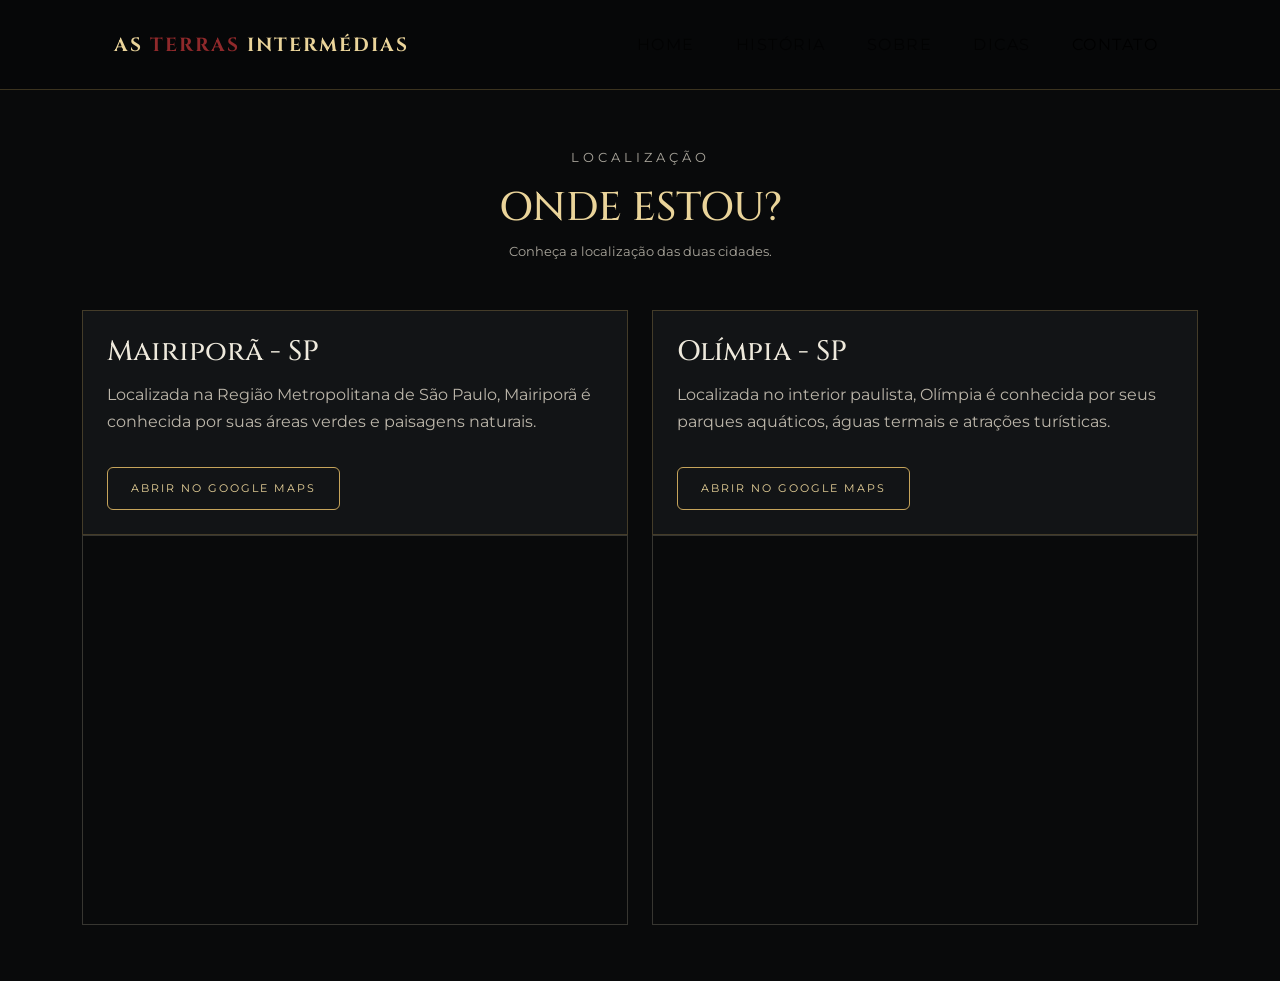
<file: contato.html>
<!DOCTYPE html>
<html lang="pt-br">
<head>
<meta charset="UTF-8">
<meta name="viewport" content="width=device-width, initial-scale=1.0">
<meta name="author" content="Luca Istvan">
<title>Contato | As Terras Intermédias</title>
<link href="https://cdn.jsdelivr.net/npm/bootstrap@5.3.3/dist/css/bootstrap.min.css" rel="stylesheet">
<link rel="stylesheet" href="css/style.css">
</head>
<body>

<header>
<nav class="navbar navbar-expand-lg">
<div class="container nav-wrap">
<a class="navbar-brand brand" href="index.html">AS <span>TERRAS</span> Intermédias</a>
<button class="navbar-toggler menu-btn" type="button" data-bs-toggle="collapse" data-bs-target="#menuPrincipal">
<span class="navbar-toggler-icon"></span>
</button>
<div class="collapse navbar-collapse" id="menuPrincipal">
<nav class="navbar-nav ms-auto">
<a class="nav-link" href="index.html">Home</a>
<a class="nav-link" href="historia.html">História</a>
<a class="nav-link" href="sobre.html">Sobre</a>
<a class="nav-link" href="dicas.html">Dicas</a>
<a class="nav-link active" href="contato.html">Contato</a>
</nav>
</div>
</div>
</nav>
</header>

<main class="container py-5">
<div class="section-heading text-center mb-5">
<p class="kicker">Localização</p>
<h2>ONDE ESTOU?</h2>
<p>Conheça a localização das duas cidades.</p>
</div>

<div class="row g-4">

<div class="col-lg-6">
<div class="location-card h-100">
<div class="contact-box p-4">
<h3>Mairiporã - SP</h3>
<p style="color:#bcb6aa;margin-top:12px">
Localizada na Região Metropolitana de São Paulo, Mairiporã é conhecida por suas áreas verdes e paisagens naturais.
</p>
<a class="btn mt-3" target="_blank" rel="noopener"
href="https://www.google.com/maps/search/?api=1&query=Mairipor%C3%A3%2C+SP">
Abrir no Google Maps
</a>
</div>

<iframe class="map w-100"
title="Mapa de Mairiporã"
loading="lazy"
src="https://maps.google.com/maps?q=Mairipor%C3%A3%2C%20SP&z=12&output=embed">
</iframe>
</div>
</div>

<div class="col-lg-6">
<div class="location-card h-100">
<div class="contact-box p-4">
<h3>Olímpia - SP</h3>
<p style="color:#bcb6aa;margin-top:12px">
Localizada no interior paulista, Olímpia é conhecida por seus parques aquáticos, águas termais e atrações turísticas.
</p>
<a class="btn mt-3" target="_blank" rel="noopener"
href="https://www.google.com/maps/search/?api=1&query=Ol%C3%ADmpia%2C+SP">
Abrir no Google Maps
</a>
</div>

<iframe class="map w-100"
title="Mapa de Olímpia"
loading="lazy"
src="https://maps.google.com/maps?q=Ol%C3%ADmpia%2C%20SP&z=12&output=embed">
</iframe>
</div>
</div>

</div>
</main>

<script src="https://cdn.jsdelivr.net/npm/bootstrap@5.3.3/dist/js/bootstrap.bundle.min.js"></script>
<script src="js/script.js"></script>
</body>
</html>
</file>
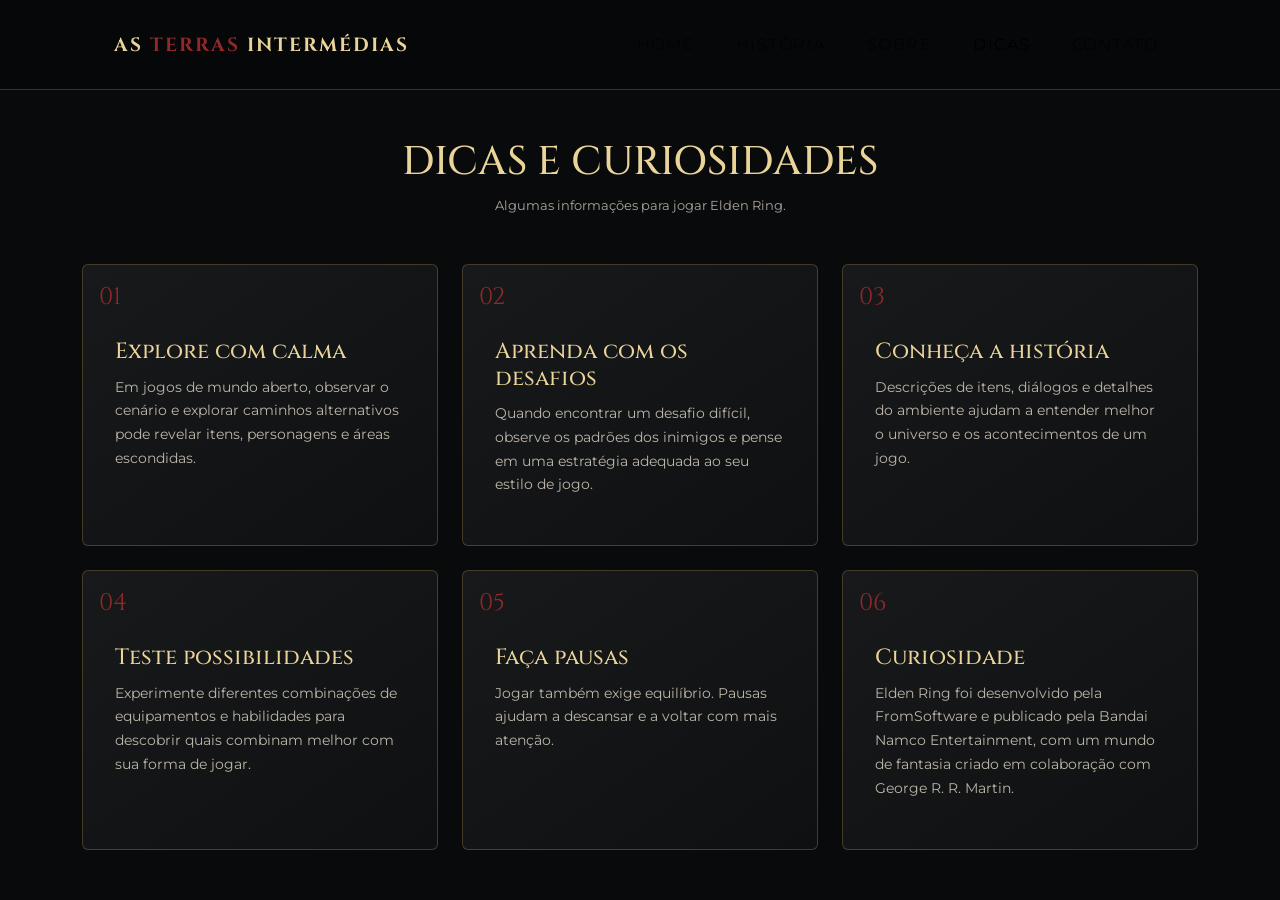
<file: dicas.html>
<!DOCTYPE html>
<html lang="pt-br">
<head>
<meta charset="UTF-8">
<meta name="viewport" content="width=device-width, initial-scale=1.0">
<meta name="author" content="Luca Istvan">
<title>Dicas | As Terras Intermédias</title>
<link href="https://cdn.jsdelivr.net/npm/bootstrap@5.3.3/dist/css/bootstrap.min.css" rel="stylesheet">
<link rel="stylesheet" href="css/style.css">
</head>
<body>

<header>
<nav class="navbar navbar-expand-lg">
<div class="container nav-wrap">
<a class="navbar-brand brand" href="index.html">AS <span>TERRAS</span> Intermédias</a>
<button class="navbar-toggler menu-btn" type="button" data-bs-toggle="collapse" data-bs-target="#menuPrincipal">
<span class="navbar-toggler-icon"></span>
</button>
<div class="collapse navbar-collapse" id="menuPrincipal">
<nav class="navbar-nav ms-auto">
<a class="nav-link" href="index.html">Home</a>
<a class="nav-link" href="historia.html">História</a>
<a class="nav-link" href="sobre.html">Sobre</a>
<a class="nav-link active" href="dicas.html">Dicas</a>
<a class="nav-link" href="contato.html">Contato</a>
</nav>
</div>
</div>
</nav>
</header>

<main class="container py-5">
<div class="section-heading text-center mb-5">
<h2>DICAS E CURIOSIDADES</h2>
<p>Algumas informações para jogar Elden Ring.</p>
</div>

<div class="row g-4">

<div class="col-md-6 col-lg-4">
<article class="card h-100 p-3">
<div class="tip-number">01</div>
<div class="card-body">
<h3>Explore com calma</h3>
<p>Em jogos de mundo aberto, observar o cenário e explorar caminhos alternativos pode revelar itens, personagens e áreas escondidas.</p>
</div>
</article>
</div>

<div class="col-md-6 col-lg-4">
<article class="card h-100 p-3">
<div class="tip-number">02</div>
<div class="card-body">
<h3>Aprenda com os desafios</h3>
<p>Quando encontrar um desafio difícil, observe os padrões dos inimigos e pense em uma estratégia adequada ao seu estilo de jogo.</p>
</div>
</article>
</div>

<div class="col-md-6 col-lg-4">
<article class="card h-100 p-3">
<div class="tip-number">03</div>
<div class="card-body">
<h3>Conheça a história</h3>
<p>Descrições de itens, diálogos e detalhes do ambiente ajudam a entender melhor o universo e os acontecimentos de um jogo.</p>
</div>
</article>
</div>

<div class="col-md-6 col-lg-4">
<article class="card h-100 p-3">
<div class="tip-number">04</div>
<div class="card-body">
<h3>Teste possibilidades</h3>
<p>Experimente diferentes combinações de equipamentos e habilidades para descobrir quais combinam melhor com sua forma de jogar.</p>
</div>
</article>
</div>

<div class="col-md-6 col-lg-4">
<article class="card h-100 p-3">
<div class="tip-number">05</div>
<div class="card-body">
<h3>Faça pausas</h3>
<p>Jogar também exige equilíbrio. Pausas ajudam a descansar e a voltar com mais atenção.</p>
</div>
</article>
</div>

<div class="col-md-6 col-lg-4">
<article class="card h-100 p-3">
<div class="tip-number">06</div>
<div class="card-body">
<h3>Curiosidade</h3>
<p>Elden Ring foi desenvolvido pela FromSoftware e publicado pela Bandai Namco Entertainment, com um mundo de fantasia criado em colaboração com George R. R. Martin.</p>
</div>
</article>
</div>

</div>
</main>

<script src="https://cdn.jsdelivr.net/npm/bootstrap@5.3.3/dist/js/bootstrap.bundle.min.js"></script>
<script src="js/script.js"></script>
</body>
</html>
</file>
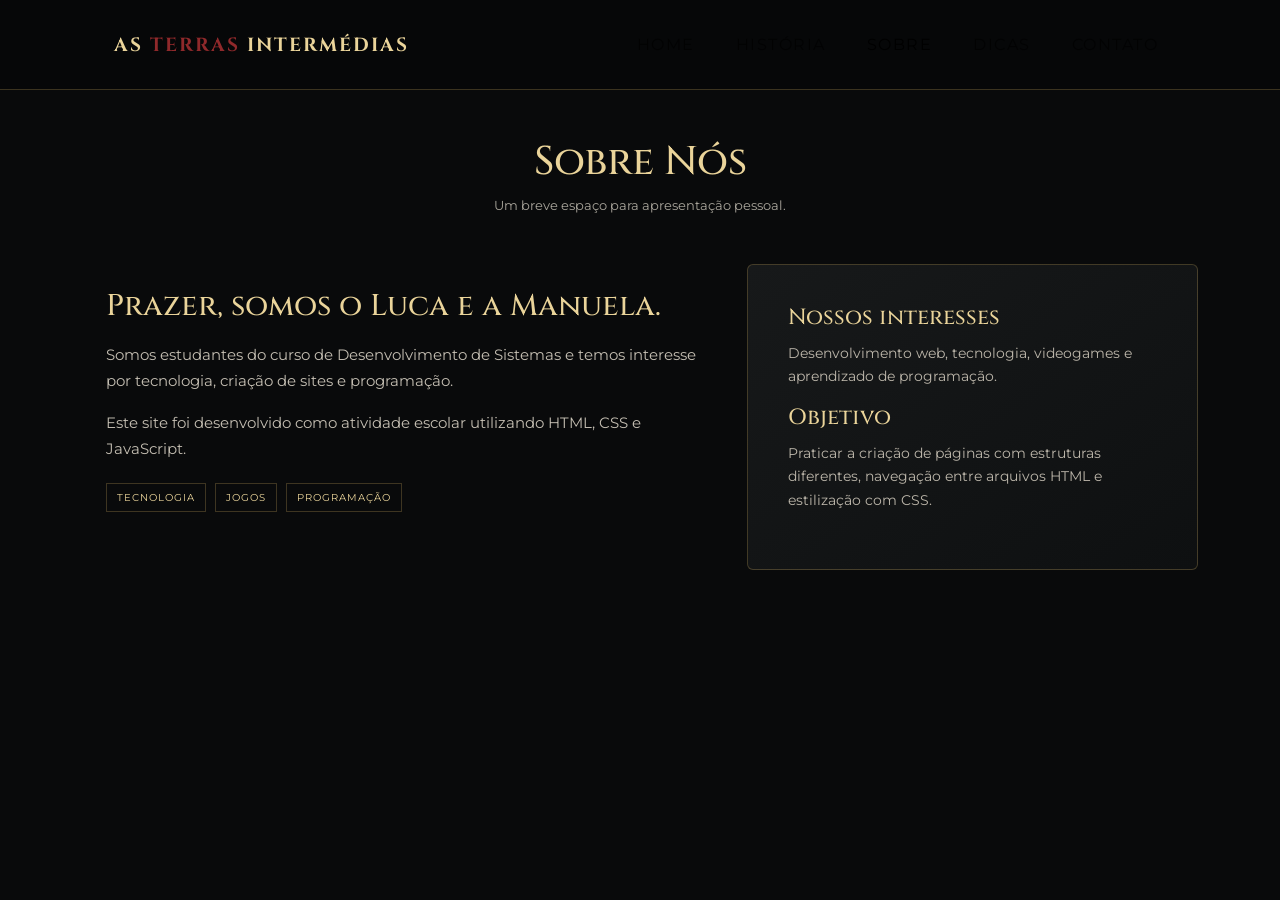
<file: sobre.html>
<!DOCTYPE html>
<html lang="pt-br">
<head>
<meta charset="UTF-8">
<meta name="viewport" content="width=device-width, initial-scale=1.0">
<meta name="author" content="Luca Istvan e Manuela Lopes">
<title>Sobre | As Terras Intermédias</title>
<link href="https://cdn.jsdelivr.net/npm/bootstrap@5.3.3/dist/css/bootstrap.min.css" rel="stylesheet">
<link rel="stylesheet" href="css/style.css">
</head>
<body>

<header>
<nav class="navbar navbar-expand-lg">
<div class="container nav-wrap">
<a class="navbar-brand brand" href="index.html">AS <span>TERRAS</span> Intermédias</a>
<button class="navbar-toggler menu-btn" type="button" data-bs-toggle="collapse" data-bs-target="#menuPrincipal">
<span class="navbar-toggler-icon"></span>
</button>
<div class="collapse navbar-collapse" id="menuPrincipal">
<nav class="navbar-nav ms-auto">
<a class="nav-link" href="index.html">Home</a>
<a class="nav-link" href="historia.html">História</a>
<a class="nav-link active" href="sobre.html">Sobre</a>
<a class="nav-link" href="dicas.html">Dicas</a>
<a class="nav-link" href="contato.html">Contato</a>
</nav>
</div>
</div>
</nav>
</header>

<main class="container py-5">
<div class="section-heading text-center mb-5">
<h2>Sobre Nós</h2>
<p>Um breve espaço para apresentação pessoal.</p>
</div>

<div class="row g-4">

<div class="col-lg-7">
<div class="prose p-4">
<h2>Prazer, somos o Luca e a Manuela.</h2>
<p>Somos estudantes do curso de Desenvolvimento de Sistemas e temos interesse por tecnologia, criação de sites e programação.</p>
<p>Este site foi desenvolvido como atividade escolar utilizando HTML, CSS e JavaScript.</p>
<span class="tag">Tecnologia</span>
<span class="tag">Jogos</span>
<span class="tag">Programação</span>
</div>
</div>

<div class="col-lg-5">
<div class="card h-100 p-4">
<div class="card-body">
<h3>Nossos interesses</h3>
<p>Desenvolvimento web, tecnologia, videogames e aprendizado de programação.</p>
<h3>Objetivo</h3>
<p>Praticar a criação de páginas com estruturas diferentes, navegação entre arquivos HTML e estilização com CSS.</p>
</div>
</div>
</div>

</div>
</main>

<script src="https://cdn.jsdelivr.net/npm/bootstrap@5.3.3/dist/js/bootstrap.bundle.min.js"></script>
<script src="js/script.js"></script>
</body>
</html>
</file>
<file: css/style.css>
@import url('https://fonts.googleapis.com/css2?family=Cinzel:wght@400;500;600;700;800&family=Montserrat:wght@300;400;500;600&display=swap');
:root {
    --gold:#c6a45b;
    --gold-light:#ead49a;
    --red:#8f292b;
    --bg:#090a0b;
    --panel:#121416;
    --muted:#aaa69c;
    --line:rgba(198,164,91,.28)
}

* {
    box-sizing:border-box;
    margin:0;
    padding:0
}

html {
    scroll-behavior:smooth
}

body {
    background:var(--bg);
    color:#eee9dc;
    font-family:Montserrat,Arial,sans-serif;
    line-height:1.7
}

a {
    color:inherit;
    text-decoration:none
}

header {
    position:sticky;
    top:0;
    z-index:10;
    background:rgba(7,8,9,.94);
    border-bottom:1px solid var(--line);
    backdrop-filter:blur(12px)
}

.nav-wrap {
    max-width:1180px;
    margin:auto;
    padding:15px 5%;
    display:flex;
    align-items:center;
    justify-content:space-between;
    gap:20px
}

.brand {
    font:700 19px Cinzel,serif;
    letter-spacing:2px;
    color:var(--gold-light)
}

.brand span {
    color:var(--red)
}

nav {
    display:flex;
    gap:25px;
    align-items:center
}

nav a {
    font-size:12px;
    letter-spacing:1.5px;
    text-transform:uppercase;
    color:#d2cbbb;
    transition:.2s
}

nav a:hover,nav a.active {
    color:var(--gold-light)
}

.menu-btn {
    display:none;
    background:none;
    border:1px solid var(--line);
    color:var(--gold-light);
    padding:7px 11px;
    font-size:19px
}

.hero {
    min-height:76vh;
    display:flex;
    align-items:center;
    position:relative;
    overflow:hidden;
    background:linear-gradient(90deg,rgba(5,6,7,.96),rgba(5,6,7,.76),rgba(5,6,7,.45)),url('img/radahn.jpg') center/cover
}

.hero-inner {
    width:min(1180px,90%);
    margin:auto;
    padding:100px 0
}

.kicker {
    color:var(--gold);
    font-size:11px;
    letter-spacing:4px;
    text-transform:uppercase
}

h1,h2,h3,.page-title {
    font-family:Cinzel,Georgia,serif;
    font-weight:500
}

.hero h1 {
    font-size:clamp(42px,7vw,82px);
    line-height:1.12;
    max-width:760px;
    margin:18px 0;
    color:#f1e8d1
}

.hero p {
    max-width:610px;
    color:#c6c0b3;
    font-size:15px
}

.btn {
    display:inline-block;
    margin-top:28px;
    padding:12px 23px;
    border:1px solid var(--gold);
    color:var(--gold-light);
    font-size:11px;
    letter-spacing:2px;
    text-transform:uppercase;
    transition:.25s
}

.btn:hover {
    background:var(--gold);
    color:#111
}

main {
    min-height:70vh
}

.section {
    max-width:1180px;
    margin:auto;
    padding:78px 5%
}

.section-heading {
    text-align:center;
    margin-bottom:38px
}

.section-heading h2 {
    font-size:clamp(26px,4vw,40px);
    color:var(--gold-light)
}

.section-heading p {
    color:var(--muted);
    font-size:13px;
    margin-top:8px
}

.cards {
    display:grid;
    grid-template-columns:repeat(2,minmax(0,1fr));
    gap:24px
}

.card {
    background:linear-gradient(145deg,#17191a,#0e1011);
    border:1px solid var(--line);
    padding:26px
}

.card h3 {
    color:var(--gold-light);
    font-size:22px;
    margin-bottom:10px
}

.card p {
    color:#bcb6aa;
    font-size:14px
}

.character {
    padding:0;
    overflow:hidden
}

.character img {
    width:100%;
    height:310px;
    object-fit:cover;
    display:block;
    background:#171717
}

.character .card-copy {
    padding:24px
}

.content-grid {
    display:grid;
    grid-template-columns:1.1fr .9fr;
    gap:36px;
    align-items:center
}

.content-grid img {
    width:100%;
    max-height:420px;
    object-fit:cover;
    border:1px solid var(--line)
}

.prose p {
    color:#c4beb2;
    margin:0 0 17px;
    font-size:15px
}

.prose h2 {
    font-size:30px;
    color:var(--gold-light);
    margin-bottom:18px
}

.prose h3 {
    color:var(--gold);
    font-size:20px;
    margin:25px 0 8px
}

.tag {
    display:inline-block;
    border:1px solid var(--line);
    color:var(--gold-light);
    padding:5px 10px;
    margin:5px 5px 0 0;
    font-size:10px;
    letter-spacing:1px;
    text-transform:uppercase
}

.tips {
    display:grid;
    grid-template-columns:repeat(3,minmax(0,1fr));
    gap:18px
}

.tip-number {
    font:24px Cinzel;
    color:var(--red);
    margin-bottom:10px
}

.map {
    width:100%;
    height:390px;
    border:1px solid var(--line);
    filter:grayscale(.8) contrast(1.05)
}

.contact-box {
    background:var(--panel);
    padding:25px;
    border:1px solid var(--line)
}

footer {
    border-top:1px solid var(--line);
    padding:25px 5%;
    text-align:center;
    color:#817c72;
    font-size:11px;
    letter-spacing:1px
}

footer span {
    color:var(--gold)
}

@media(max-width:760px) {
    .nav-wrap {
        flex-wrap:wrap
    }

    .menu-btn {
        display:block
    }

    nav {
        display:none;
        width:100%;
        flex-direction:column;
        align-items:flex-start;
        padding:12px 0 5px;
        gap:14px
    }

    nav.open {
        display:flex
    }

    .hero {
        min-height:68vh
    }

    .hero-inner {
        padding:75px 0
    }

    .cards,.content-grid,.tips {
        grid-template-columns:1fr
    }

    .character img {
        height:260px
    }

    .section {
        padding:58px 6%
    }

    .map {
        height:300px
    }

}

.home-main {
    max-width:1180px;
    margin:0 auto;
    padding:65px 5% 75px
}

.home-content {
    display:grid;
    grid-template-columns:1fr 1fr;
    gap:42px;
    align-items:center
}

.game-area {
    text-align:center;
    padding:20px 0
}

.game-area h1 {
    font-size:clamp(25px,3vw,38px);
    color:var(--gold-light);
    margin:10px 0
}

.status {
    color:var(--gold);
    font-size:14px;
    margin:16px 0
}

.tabuleiro {
    display:grid;
    grid-template-columns:repeat(3, minmax(70px, 105px));
    grid-template-rows:repeat(3, minmax(70px, 105px));
    justify-content:center;
    margin:20px auto
}

.celula {
    border:1px solid rgba(198,164,91,.55);
    background:#171819;
    display:flex;
    align-items:center;
    justify-content:center;
    cursor:pointer;
    min-width:0;
    min-height:0;
    padding:8px
}

.celula:hover {
    background:#25211a
}

.celula img {
    width:100%;
    height:100%;
    object-fit:contain
}

.reset-button {
    margin-top:8px;
    background:transparent;
    cursor:pointer;
    font-family:Montserrat,Arial,sans-serif
}

.character-showcase {
    border:1px solid var(--line);
    background:#111314
}

.showcase-image {
    height:390px;
    position:relative;
    background:#080909
}

.showcase-image img {
    width:100%;
    height:100%;
    object-fit:cover;
    display:block
}

.slide-control {
    position:absolute;
    top:50%;
    transform:translateY(-50%);
    border:1px solid rgba(234,212,154,.65);
    background:rgba(0,0,0,.65);
    color:#f1e8d1;
    font-size:34px;
    width:42px;
    height:48px;
    cursor:pointer
}

.slide-control:hover {
    background:var(--gold);
    color:#111
}

.slide-control.prev {
    left:12px
}

.slide-control.next {
    right:12px
}

.showcase-caption {
    padding:23px 25px 27px
}

.showcase-caption h2 {
    font-size:27px;
    color:var(--gold-light);
    margin:5px 0
}

.showcase-caption p:last-child {
    font-size:13px;
    color:#bcb6aa
}

.home-about {
    margin-top:55px;
    padding:28px;
    border-top:1px solid var(--line);
    text-align:center
}

.home-about h2 {
    font-size:27px;
    color:var(--gold-light);
    margin-bottom:8px
}

.home-about p {
    max-width:650px;
    margin:auto;
    color:#bcb6aa;
    font-size:14px
}

@media(max-width:760px) {
    .home-main {
        padding-top:38px
    }

    .home-content {
        grid-template-columns:1fr;
        gap:30px
    }

    .showcase-image {
        height:300px
    }

    .tabuleiro {
        grid-template-columns:repeat(3, minmax(75px, 95px));
        grid-template-rows:repeat(3, minmax(75px, 95px))
    }

}
</file>
